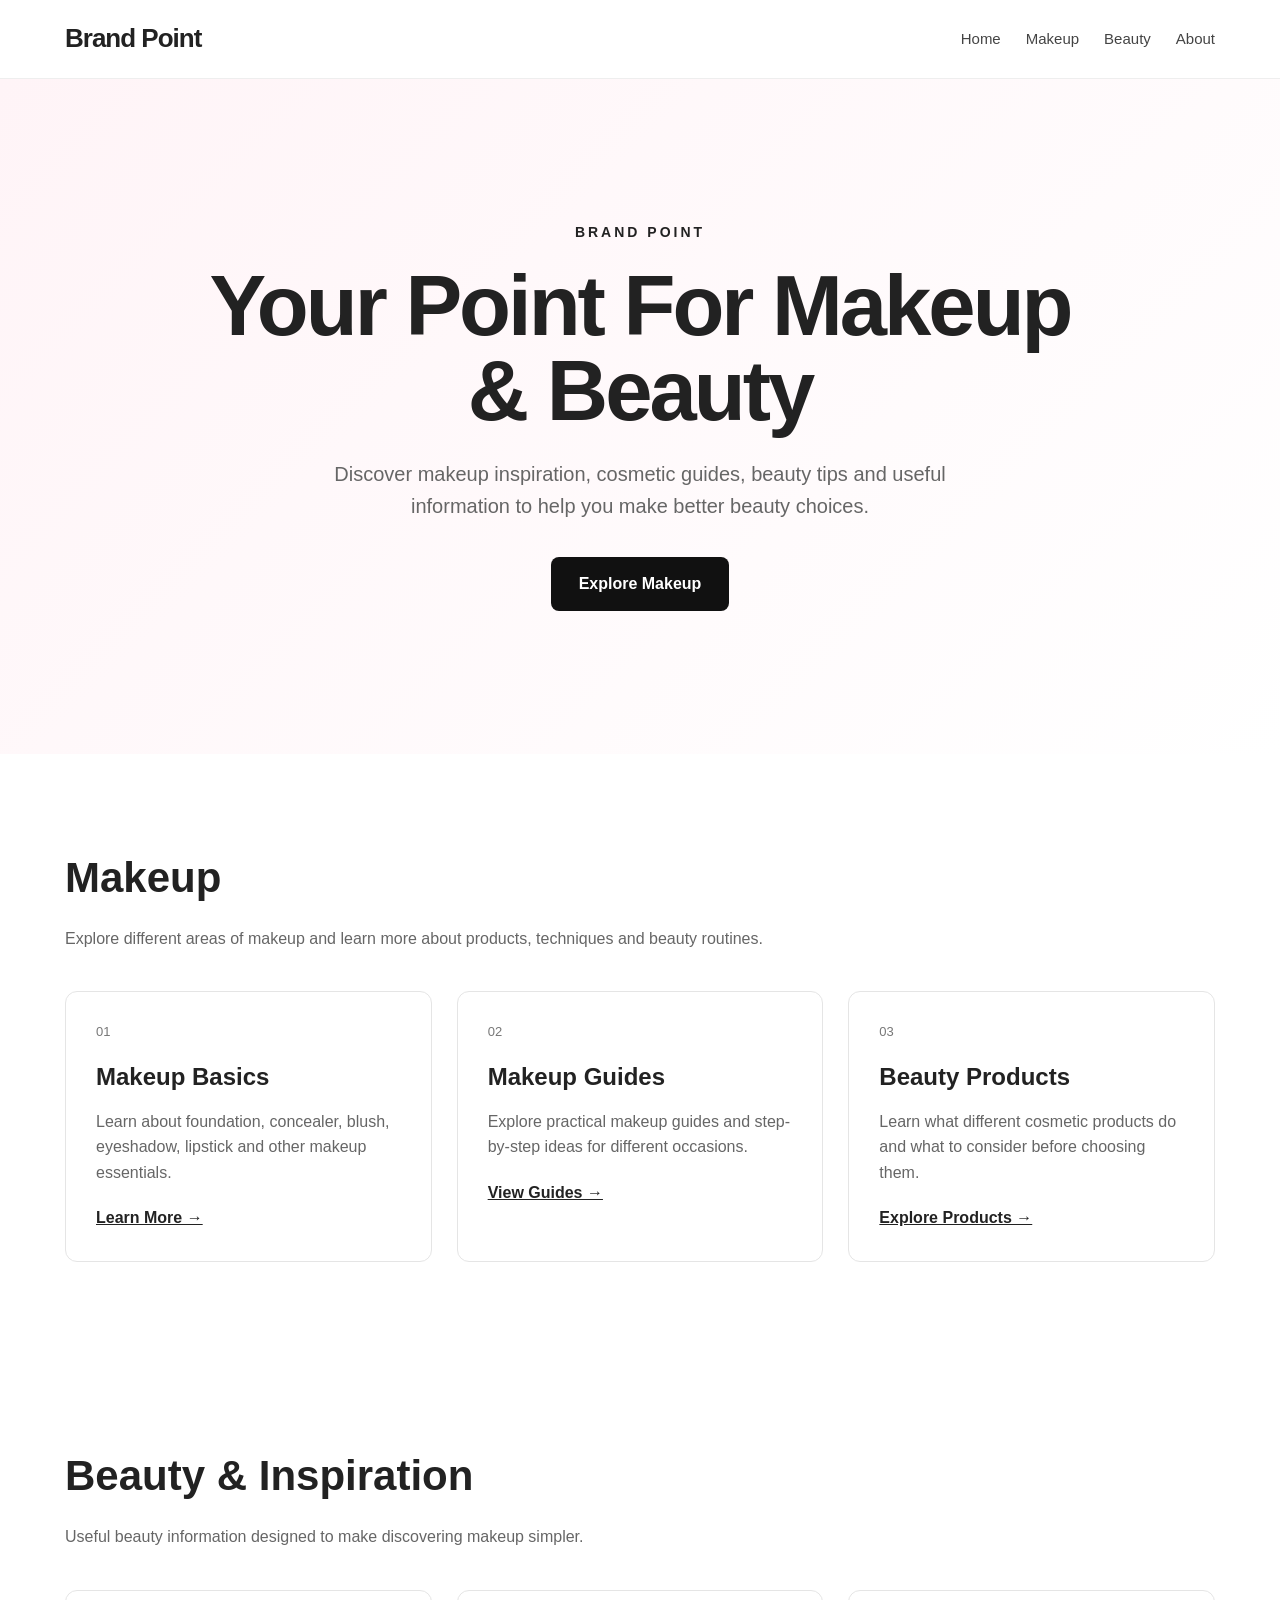
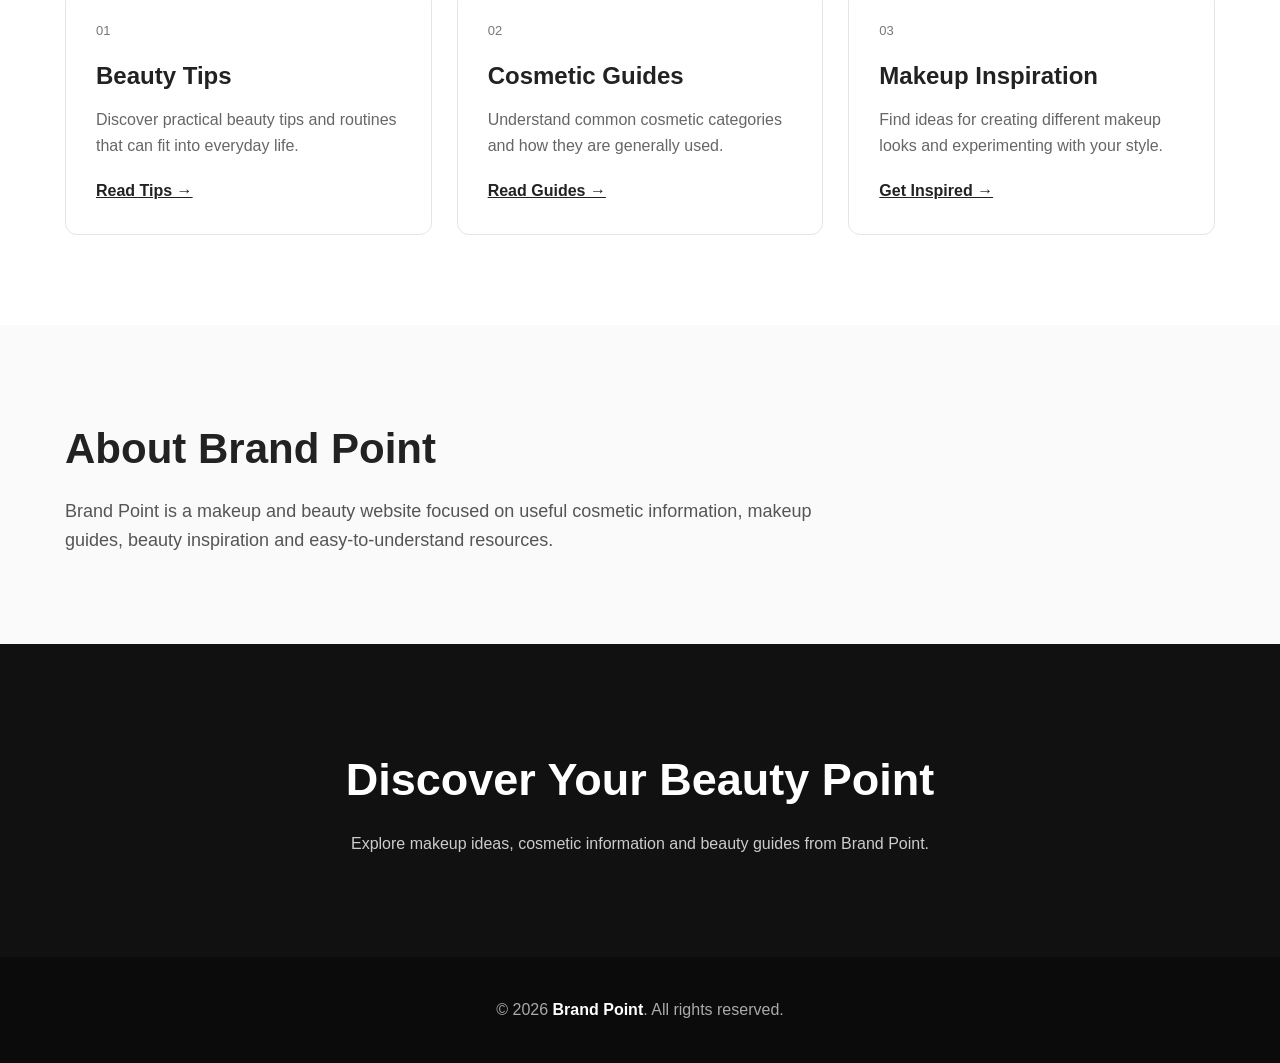
<file: index.html>
<!DOCTYPE html>
<html lang="en">
<head>
  <meta charset="UTF-8">

  <!-- Mobile responsiveness -->
  <meta name="viewport" content="width=device-width, initial-scale=1.0">

  <!-- =========================
       SEO
  ========================== -->

  <title>Brand Point | Makeup, Beauty & Cosmetics</title>

  <meta
    name="description"
    content="Discover makeup, beauty tips, cosmetic guides and beauty inspiration at Brand Point."
  >

  <meta
    name="keywords"
    content="makeup, cosmetics, beauty, makeup tips, beauty products, makeup guide, skincare, makeup inspiration"
  >

  <meta name="robots" content="index, follow">

  <!-- Change this to your real website -->
  <link rel="canonical" href="https://example.com/">

  <!-- =========================
       Open Graph
  ========================== -->

  <meta property="og:type" content="website">
  <meta property="og:title" content="Brand Point | Makeup & Beauty">
  <meta
    property="og:description"
    content="Makeup guides, beauty tips and cosmetic inspiration from Brand Point."
  >
  <meta property="og:url" content="https://example.com/">
  <meta property="og:site_name" content="Brand Point">

  <!-- =========================
       Structured Data
  ========================== -->

  <script type="application/ld+json">
  {
    "@context": "https://schema.org",
    "@type": "WebSite",
    "name": "Brand Point",
    "url": "https://example.com/",
    "description": "Makeup, beauty and cosmetics website."
  }
  </script>

  <script type="application/ld+json">
  {
    "@context": "https://schema.org",
    "@type": "Organization",
    "name": "Brand Point",
    "url": "https://example.com/"
  }
  </script>

  <!-- =========================
       CSS
  ========================== -->

  <style>

    * {
      box-sizing: border-box;
      margin: 0;
      padding: 0;
    }

    html {
      scroll-behavior: smooth;
    }

    body {
      font-family: Arial, Helvetica, sans-serif;
      background: #fff;
      color: #222;
      line-height: 1.6;
    }

    a {
      text-decoration: none;
      color: inherit;
    }

    /* NAVBAR */

    header {
      position: sticky;
      top: 0;
      z-index: 1000;
      background: rgba(255,255,255,0.95);
      backdrop-filter: blur(10px);
      border-bottom: 1px solid #eee;
    }

    .navbar {
      max-width: 1200px;
      margin: auto;
      padding: 18px 25px;

      display: flex;
      justify-content: space-between;
      align-items: center;
    }

    .logo {
      font-size: 26px;
      font-weight: 800;
      letter-spacing: -1px;
    }

    .nav-links {
      display: flex;
      gap: 25px;
      list-style: none;
    }

    .nav-links a {
      font-size: 15px;
      color: #444;
      transition: 0.2s;
    }

    .nav-links a:hover {
      color: #000;
    }

    /* HERO */

    .hero {
      min-height: 75vh;
      padding: 100px 25px;

      display: flex;
      justify-content: center;
      align-items: center;

      background:
        linear-gradient(
          135deg,
          #fff4f7,
          #fff
        );
    }

    .hero-content {
      max-width: 900px;
      text-align: center;
    }

    .hero-label {
      font-size: 14px;
      font-weight: bold;
      letter-spacing: 3px;
      text-transform: uppercase;
      margin-bottom: 20px;
    }

    .hero h1 {
      font-size: clamp(45px, 8vw, 85px);
      line-height: 1;
      margin-bottom: 25px;
      letter-spacing: -3px;
    }

    .hero p {
      max-width: 650px;
      margin: auto;
      font-size: 20px;
      color: #666;
    }

    .hero-button {
      display: inline-block;
      margin-top: 35px;
      padding: 14px 28px;

      background: #111;
      color: white;

      border-radius: 8px;
      font-weight: bold;

      transition: 0.2s;
    }

    .hero-button:hover {
      transform: translateY(-2px);
      opacity: 0.85;
    }

    /* GENERAL SECTIONS */

    .section {
      max-width: 1200px;
      margin: auto;
      padding: 90px 25px;
    }

    .section-title {
      font-size: 42px;
      margin-bottom: 15px;
    }

    .section-description {
      max-width: 700px;
      color: #666;
      margin-bottom: 40px;
    }

    /* CARDS */

    .cards {
      display: grid;
      grid-template-columns:
        repeat(3, 1fr);

      gap: 25px;
    }

    .card {
      padding: 30px;
      border: 1px solid #e5e5e5;
      border-radius: 12px;

      transition: 0.2s;
      background: white;
    }

    .card:hover {
      transform: translateY(-5px);
      box-shadow: 0 10px 30px rgba(0,0,0,0.08);
    }

    .card-number {
      font-size: 13px;
      color: #777;
      margin-bottom: 15px;
    }

    .card h3 {
      font-size: 24px;
      margin-bottom: 12px;
    }

    .card p {
      color: #666;
      margin-bottom: 20px;
    }

    .card a {
      font-weight: bold;
      text-decoration: underline;
    }

    /* ABOUT */

    .about {
      background: #fafafa;
    }

    .about-inner {
      max-width: 1200px;
      margin: auto;
      padding: 90px 25px;
    }

    .about p {
      max-width: 800px;
      font-size: 18px;
      color: #555;
    }

    /* CTA */

    .cta {
      text-align: center;
      padding: 100px 25px;
      background: #111;
      color: white;
    }

    .cta h2 {
      font-size: 45px;
      margin-bottom: 15px;
    }

    .cta p {
      color: #ccc;
      max-width: 600px;
      margin: auto;
    }

    /* FOOTER */

    footer {
      background: #0b0b0b;
      color: #aaa;
      padding: 40px 25px;
      text-align: center;
    }

    footer strong {
      color: white;
    }

    /* MOBILE */

    @media (max-width: 800px) {

      .navbar {
        flex-direction: column;
        gap: 15px;
      }

      .nav-links {
        gap: 15px;
        flex-wrap: wrap;
        justify-content: center;
      }

      .cards {
        grid-template-columns: 1fr;
      }

      .hero {
        padding: 80px 20px;
      }

      .section {
        padding: 65px 20px;
      }

      .section-title {
        font-size: 34px;
      }

      .cta h2 {
        font-size: 35px;
      }

    }

  </style>
</head>

<body>

  <!-- =========================
       NAVIGATION
  ========================== -->

  <header>

    <nav class="navbar">

      <a href="#home" class="logo">
        Brand Point
      </a>

      <ul class="nav-links">

        <li>
          <a href="#home">Home</a>
        </li>

        <li>
          <a href="#makeup">Makeup</a>
        </li>

        <li>
          <a href="#beauty">Beauty</a>
        </li>

        <li>
          <a href="#about">About</a>
        </li>

      </ul>

    </nav>

  </header>


  <main>

    <!-- =========================
         HERO
    ========================== -->

    <section id="home" class="hero">

      <div class="hero-content">

        <div class="hero-label">
          Brand Point
        </div>

        <h1>
          Your Point For Makeup & Beauty
        </h1>

        <p>
          Discover makeup inspiration, cosmetic guides,
          beauty tips and useful information to help you
          make better beauty choices.
        </p>

        <a
          href="#makeup"
          class="hero-button"
        >
          Explore Makeup
        </a>

      </div>

    </section>


    <!-- =========================
         MAKEUP
    ========================== -->

    <section
      id="makeup"
      class="section"
    >

      <h2 class="section-title">
        Makeup
      </h2>

      <p class="section-description">
        Explore different areas of makeup and learn
        more about products, techniques and beauty routines.
      </p>


      <div class="cards">

        <article class="card">

          <div class="card-number">
            01
          </div>

          <h3>
            Makeup Basics
          </h3>

          <p>
            Learn about foundation, concealer, blush,
            eyeshadow, lipstick and other makeup essentials.
          </p>

          <a href="#">
            Learn More →
          </a>

        </article>


        <article class="card">

          <div class="card-number">
            02
          </div>

          <h3>
            Makeup Guides
          </h3>

          <p>
            Explore practical makeup guides and
            step-by-step ideas for different occasions.
          </p>

          <a href="#">
            View Guides →
          </a>

        </article>


        <article class="card">

          <div class="card-number">
            03
          </div>

          <h3>
            Beauty Products
          </h3>

          <p>
            Learn what different cosmetic products do
            and what to consider before choosing them.
          </p>

          <a href="#">
            Explore Products →
          </a>

        </article>

      </div>

    </section>


    <!-- =========================
         BEAUTY
    ========================== -->

    <section
      id="beauty"
      class="section"
    >

      <h2 class="section-title">
        Beauty & Inspiration
      </h2>

      <p class="section-description">
        Useful beauty information designed to make
        discovering makeup simpler.
      </p>


      <div class="cards">

        <article class="card">

          <div class="card-number">
            01
          </div>

          <h3>
            Beauty Tips
          </h3>

          <p>
            Discover practical beauty tips and
            routines that can fit into everyday life.
          </p>

          <a href="#">
            Read Tips →
          </a>

        </article>


        <article class="card">

          <div class="card-number">
            02
          </div>

          <h3>
            Cosmetic Guides
          </h3>

          <p>
            Understand common cosmetic categories
            and how they are generally used.
          </p>

          <a href="#">
            Read Guides →
          </a>

        </article>


        <article class="card">

          <div class="card-number">
            03
          </div>

          <h3>
            Makeup Inspiration
          </h3>

          <p>
            Find ideas for creating different makeup
            looks and experimenting with your style.
          </p>

          <a href="#">
            Get Inspired →
          </a>

        </article>

      </div>

    </section>


    <!-- =========================
         ABOUT
    ========================== -->

    <section
      id="about"
      class="about"
    >

      <div class="about-inner">

        <h2 class="section-title">
          About Brand Point
        </h2>

        <p>
          Brand Point is a makeup and beauty website
          focused on useful cosmetic information,
          makeup guides, beauty inspiration and
          easy-to-understand resources.
        </p>

      </div>

    </section>


    <!-- =========================
         CALL TO ACTION
    ========================== -->

    <section class="cta">

      <h2>
        Discover Your Beauty Point
      </h2>

      <p>
        Explore makeup ideas, cosmetic information
        and beauty guides from Brand Point.
      </p>

    </section>

  </main>


  <!-- =========================
       FOOTER
  ========================== -->

  <footer>

    <p>
      © 2026 <strong>Brand Point</strong>.
      All rights reserved.
    </p>

  </footer>


  <!-- =========================
       JAVASCRIPT
  ========================== -->

  <script>

    // Smooth scrolling for internal links

    document.querySelectorAll(
      'a[href^="#"]'
    ).forEach(function(link) {

      link.addEventListener(
        "click",
        function(event) {

          const target =
            document.querySelector(
              link.getAttribute("href")
            );

          if (target) {

            event.preventDefault();

            target.scrollIntoView({
              behavior: "smooth"
            });

          }

        }
      );

    });

  </script>

</body>
</html>
</file>
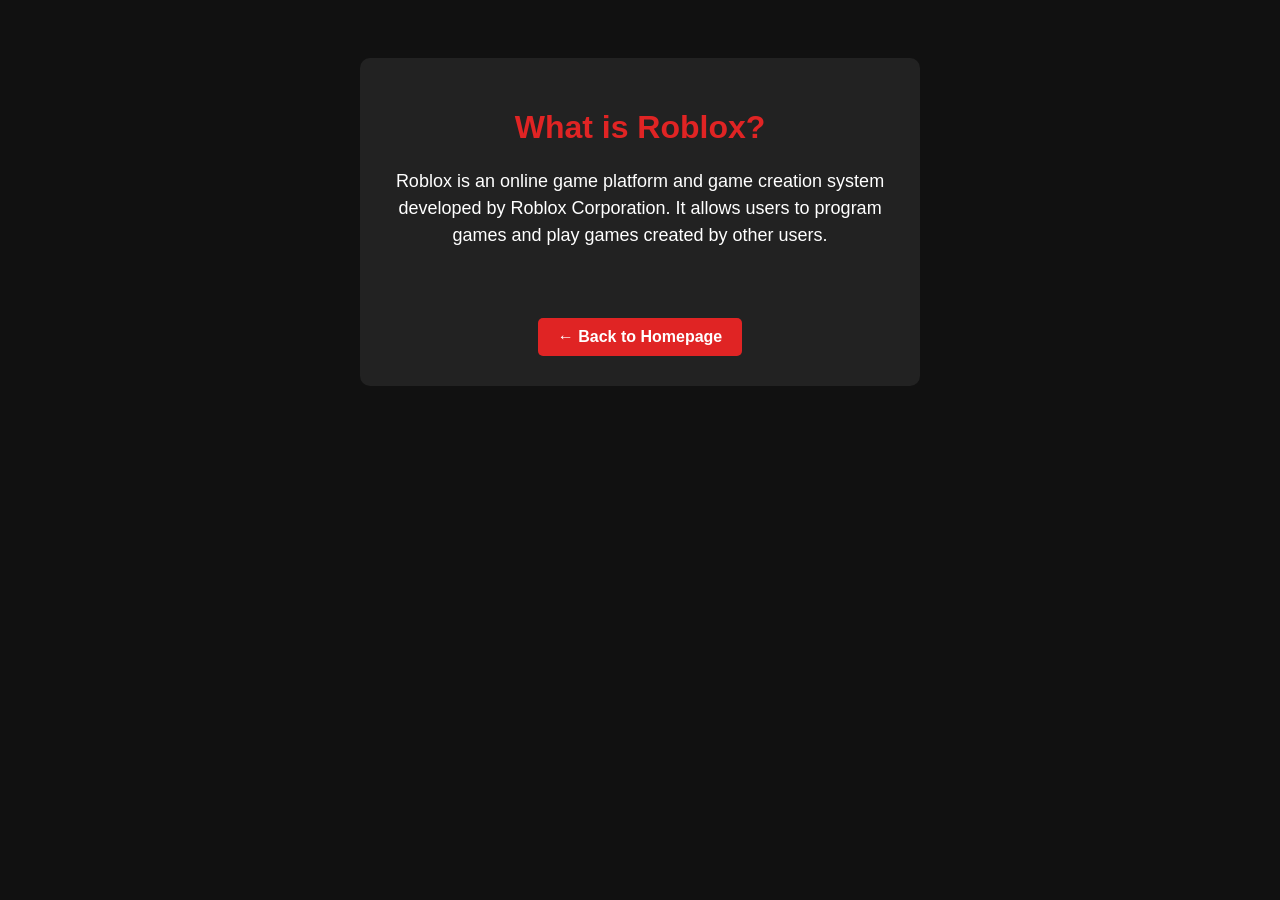
<file: roblox.html>
<!DOCTYPE html>
<html lang="en">
<head>
    <meta charset="UTF-8">
    <meta name="viewport" content="width=device-width, initial-scale=1.0">
    <title>What is Roblox?</title>
    <link rel="stylesheet" href="style.css">
</head>
<body>
    <div class="container">
        <h1>What is Roblox?</h1>
        <p>Roblox is an online game platform and game creation system developed by Roblox Corporation. It allows users to program games and play games created by other users.</p>
        
        <br><br>
        <a href="index.html" class="link-btn">← Back to Homepage</a>
    </div>
</body>
</html>
</file>
<file: style.css>
body {
    font-family: Arial, sans-serif;
    background-color: #111;
    color: #fff;
    text-align: center;
    padding: 50px;
}

.container {
    background-color: #222;
    padding: 30px;
    border-radius: 10px;
    display: inline-block;
    max-width: 500px;
}

h1 {
    color: #e02424;
}

p {
    font-size: 18px;
    line-height: 1.5;
}

.link-btn {
    display: inline-block;
    margin-top: 15px;
    padding: 10px 20px;
    background-color: #e02424;
    color: white;
    text-decoration: none;
    border-radius: 5px;
    font-weight: bold;
}

.link-btn:hover {
    background-color: #ff3b3b;
}

button {
    padding: 10px 15px;
    background-color: #444;
    color: white;
    border: none;
    border-radius: 5px;
    cursor: pointer;
}
</file>
